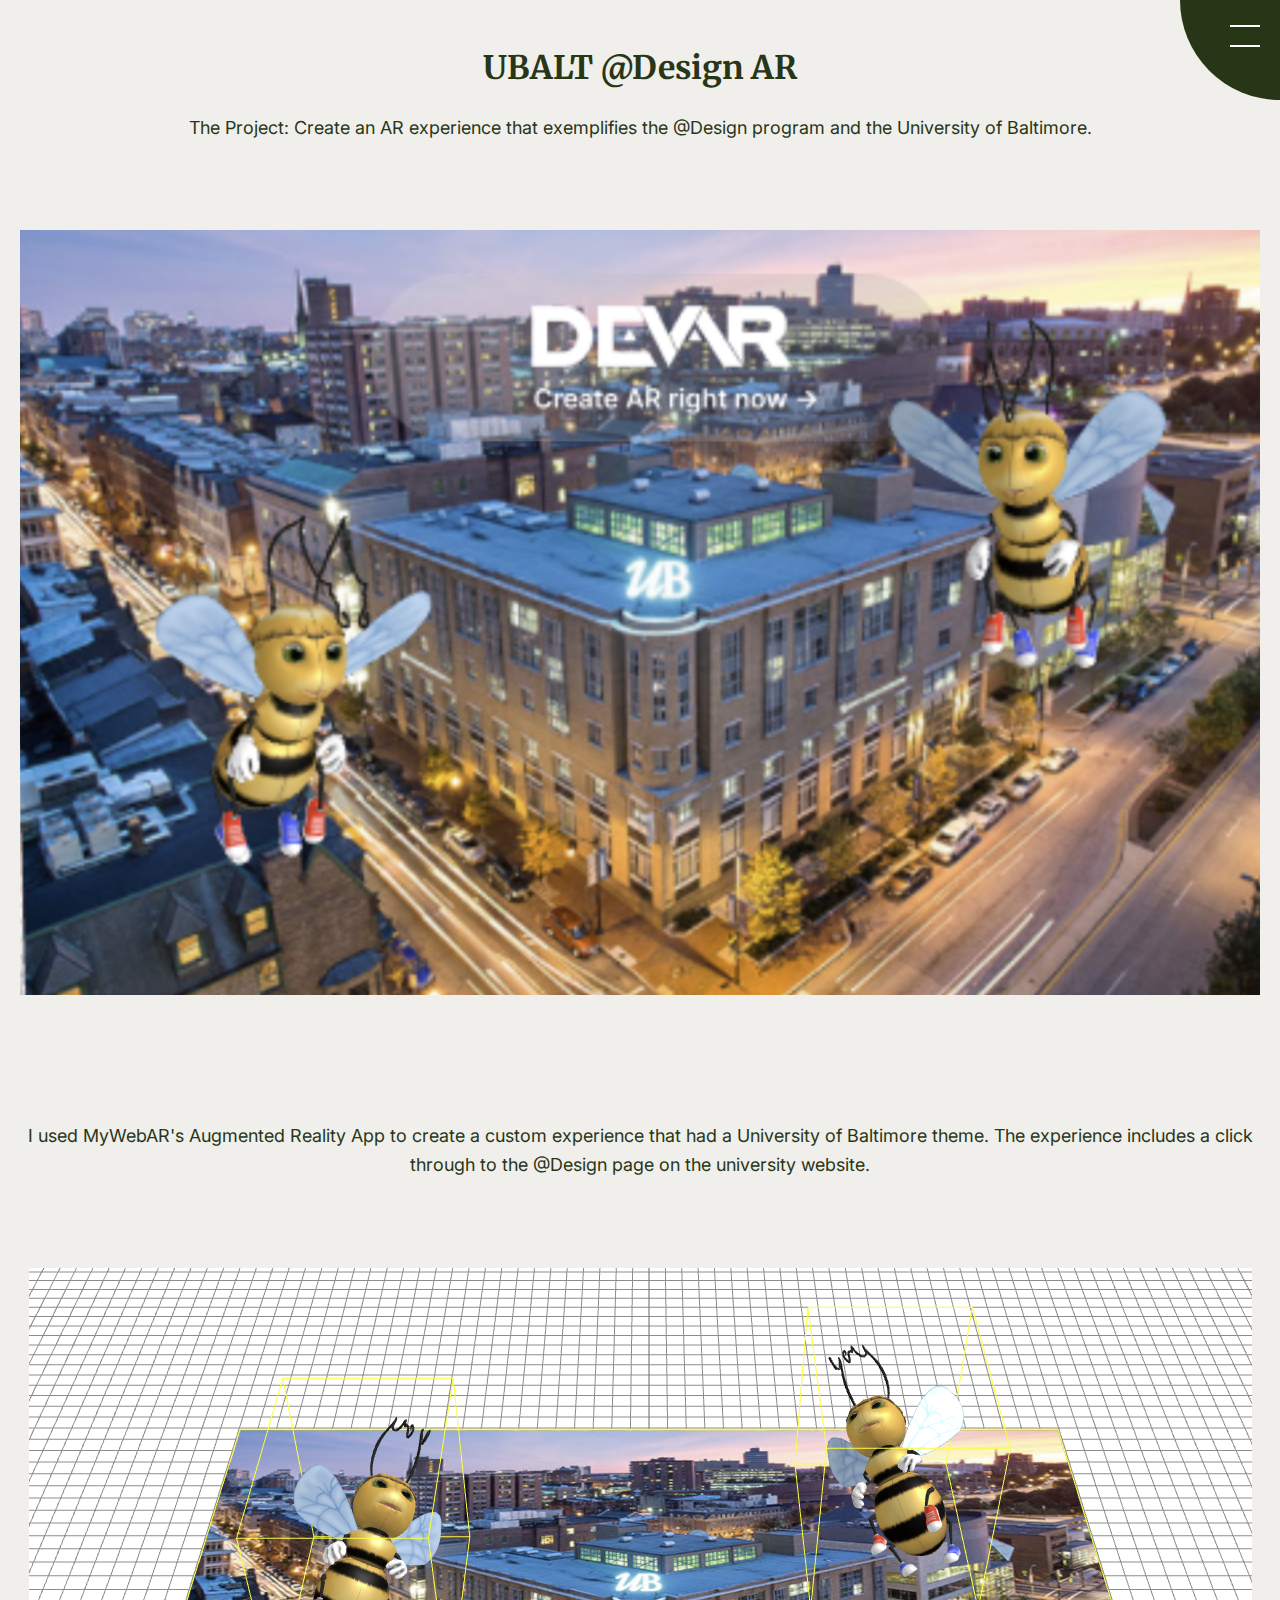
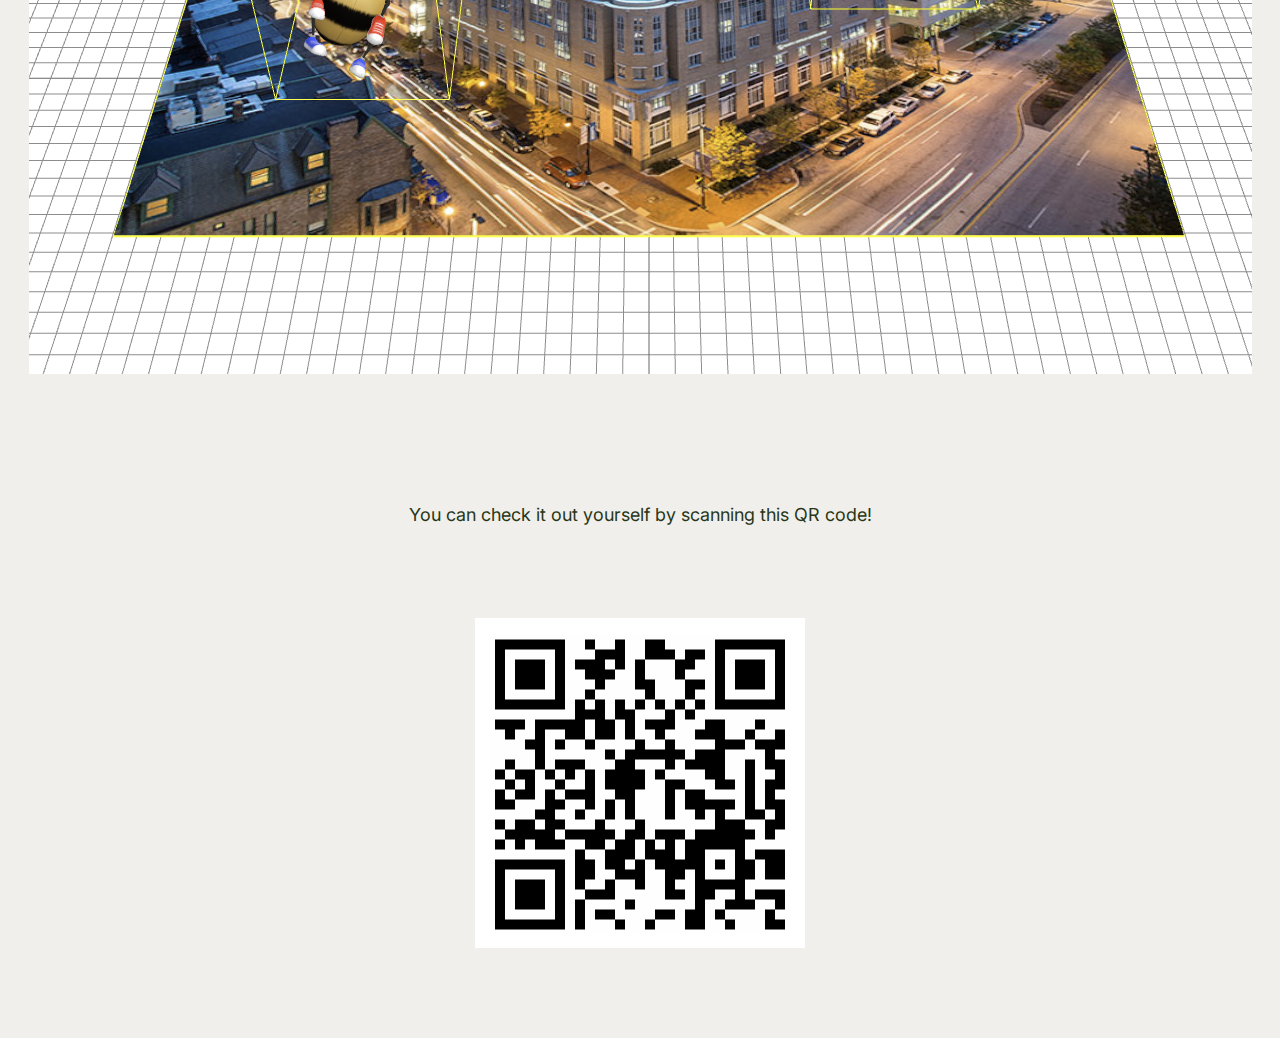
<file: DAR.html>
<!DOCTYPE html>
<html lang="en">
<head>
    <meta charset="UTF-8">
    <title>Jason's Class Portfolio</title>
    <link rel="stylesheet" href="./include/style.css">
    <meta name="viewport" content="width=device-width, initial-scale=1"> 
</head>
<body>
   <label>
      <input type="checkbox">
      <span class="menu">
        <span class="hamburger"></span>
      </span>
     <ul>
        <li><a href="index.html">Home</a></li>
        <li><a href="VUD.html">The VUD</a></li>
        <li><a href="DAR.html">@Design AR</a></li>
      </ul>
    </label>
    <div class="content-wrap">
        <section class="text-section">
            <h1>UBALT @Design AR</h1>
            <p>The Project: Create an AR experience that exemplifies the @Design program and the University of Baltimore.</p>
        </section>
        <section class="image-section">
            <img srcset="./img/webarmobile.PNG 800w, ./img/webar.PNG"
                sizes="(max-width: 800px) 800px"
                src="./img/webar.PNG" 
                alt="WebAR Screenshot">
        </section>
        <section class="text-section">
            <p>I used MyWebAR's Augmented Reality App to create a custom experience that had a University of Baltimore theme. The experience includes a click through to the @Design page on the university website.</p>
        </section>
        <section class="image-section">
            <picture>
                <source media="(max-width: 600px)" srcset="./img/webartool.PNG">
                <img src="./img/webartool.PNG" alt="MywebAR Tool View">
            </picture>
        </section>
        <section class="text-section">
            <p>You can check it out yourself by scanning this QR code!</p>
        </section>
        <section class="image-section">
            <picture>
                <source media="(max-width: 600px)" srcset="./img/ubaltdesignqr.png">
                <img src="./img/ubaltdesignqr.png" alt="MywebAR Ubalt QR Code">
            </picture>
        </section>
    </div>
</body>
</html>
</file>
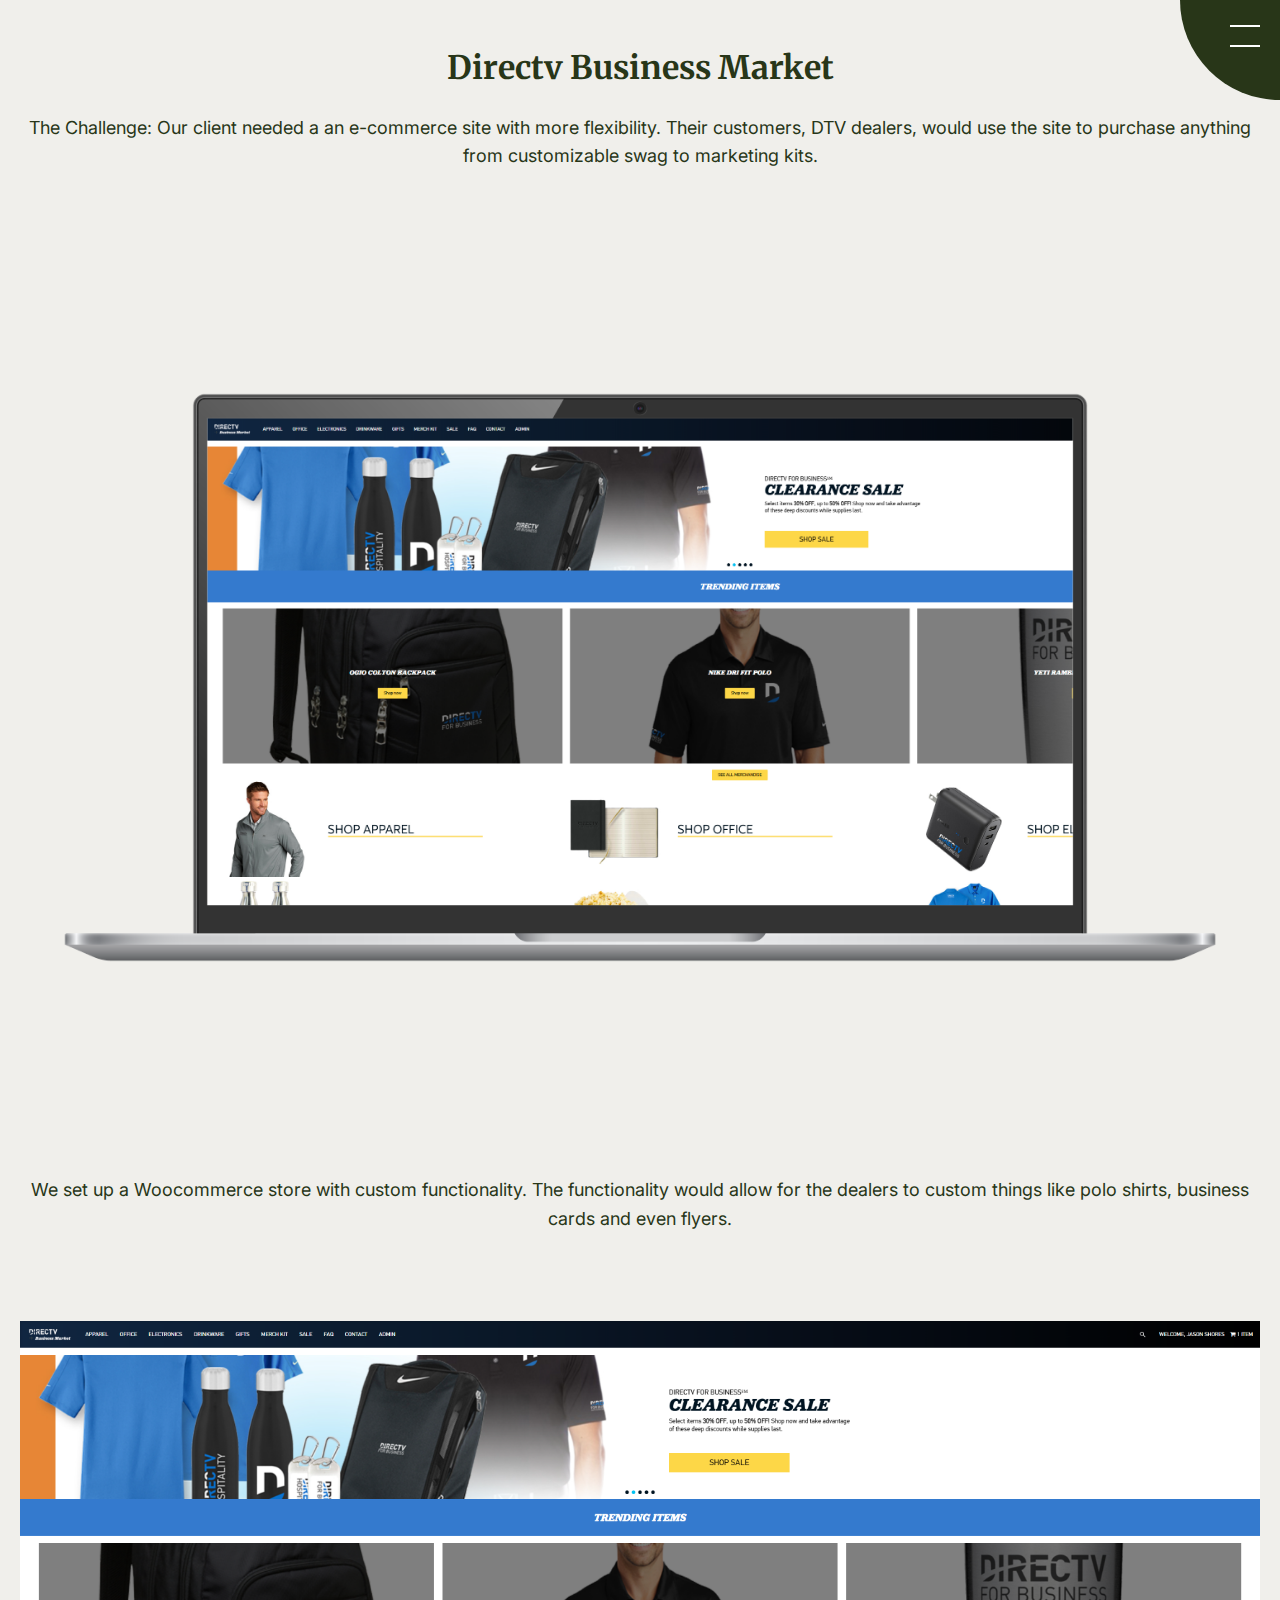
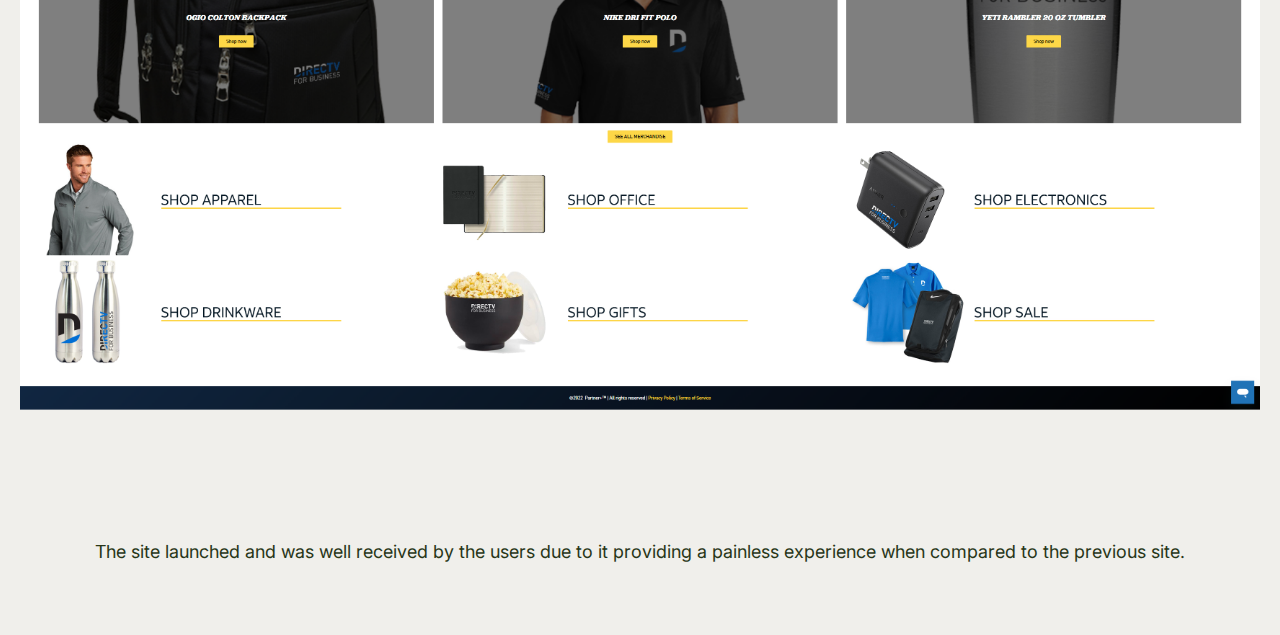
<file: DTV.html>
<!DOCTYPE html>
<html lang="en">
<head>
    <meta charset="UTF-8">
    <title>Jason's Portfolio</title>
    <link rel="stylesheet" href="./include/style.css">
</head>
<body>
   <label>
      <input type="checkbox">
      <span class="menu">
        <span class="hamburger"></span>
      </span>
      <ul>
        <li><a href="index.html">Home</a></li>
        <li><a href="OA.html">Overstreet Access</a></li>
        <li><a href="DTV.html">Directv Business Market</a></li>
      </ul>
    </label>
    <div class="content-wrap">
        <section class="text-section">
            <h1>Directv Business Market</h1>
            <p>The Challenge: Our client needed a an e-commerce site with more flexibility. Their customers, DTV dealers, would use the site to purchase anything from customizable swag to marketing kits.</p>
        </section>
        <section class="image-section">
            <picture>
                <source srcset="./img/dtvmobile.png" media="(max-width: 600px)" type="image/png">
                <source srcset="./img/dtvlarge.png" type="image/png">
                <img src="./img/dtvlarge.png" alt="DTV on laptop">
            </picture>
        </section>
        <section class="text-section">
            <p>We set up a Woocommerce store with custom functionality. The functionality would allow for the dealers to custom things like polo shirts, business cards and even flyers.</p>
        </section>
        <section class="image-section">
            <picture>
                <source media="(max-width: 600px)" srcset="./img/dtv.png">
                <img src="./img/dtv.png" alt="DTV fullscreen">
            </picture>
        </section>
        <section class="text-section">
            <p>The site launched and was well received by the users due to it providing a painless experience when compared to the previous site.</p>
        </section>
    </div>
</body>
</html>
</file>
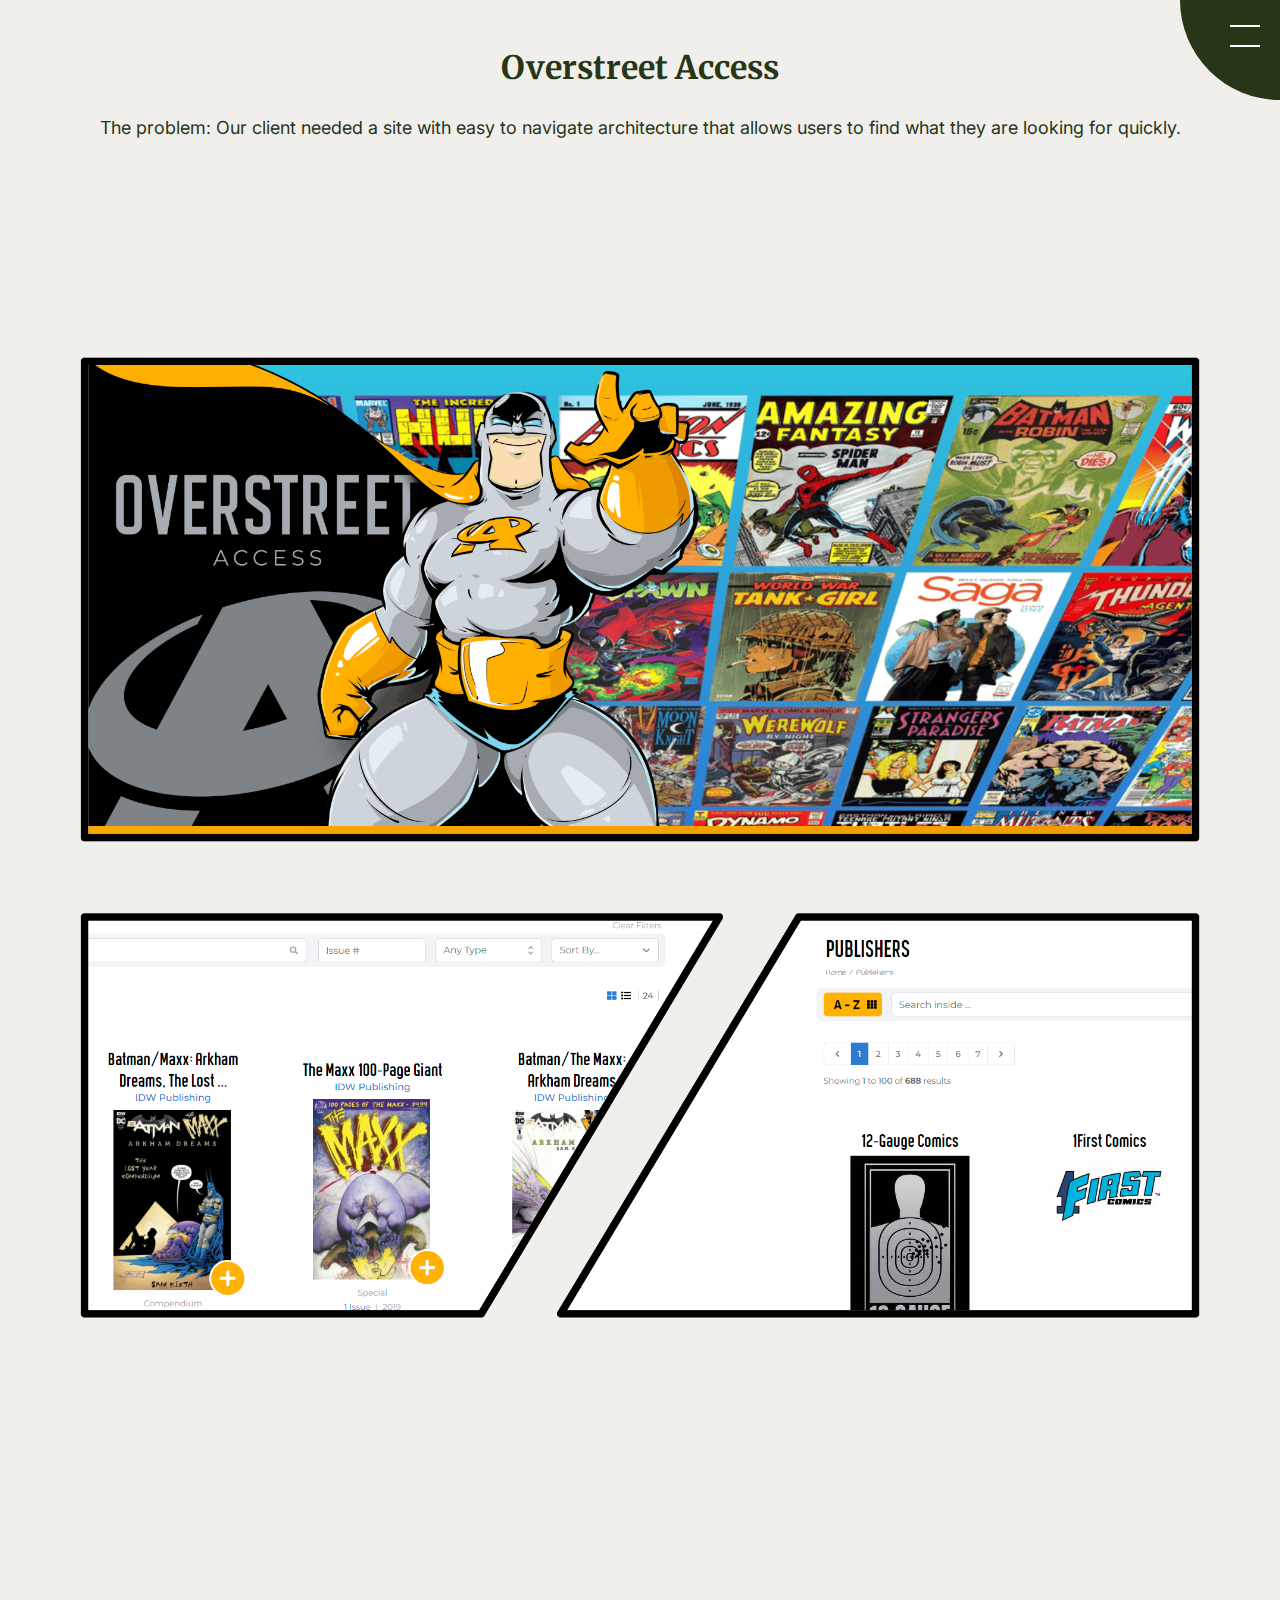
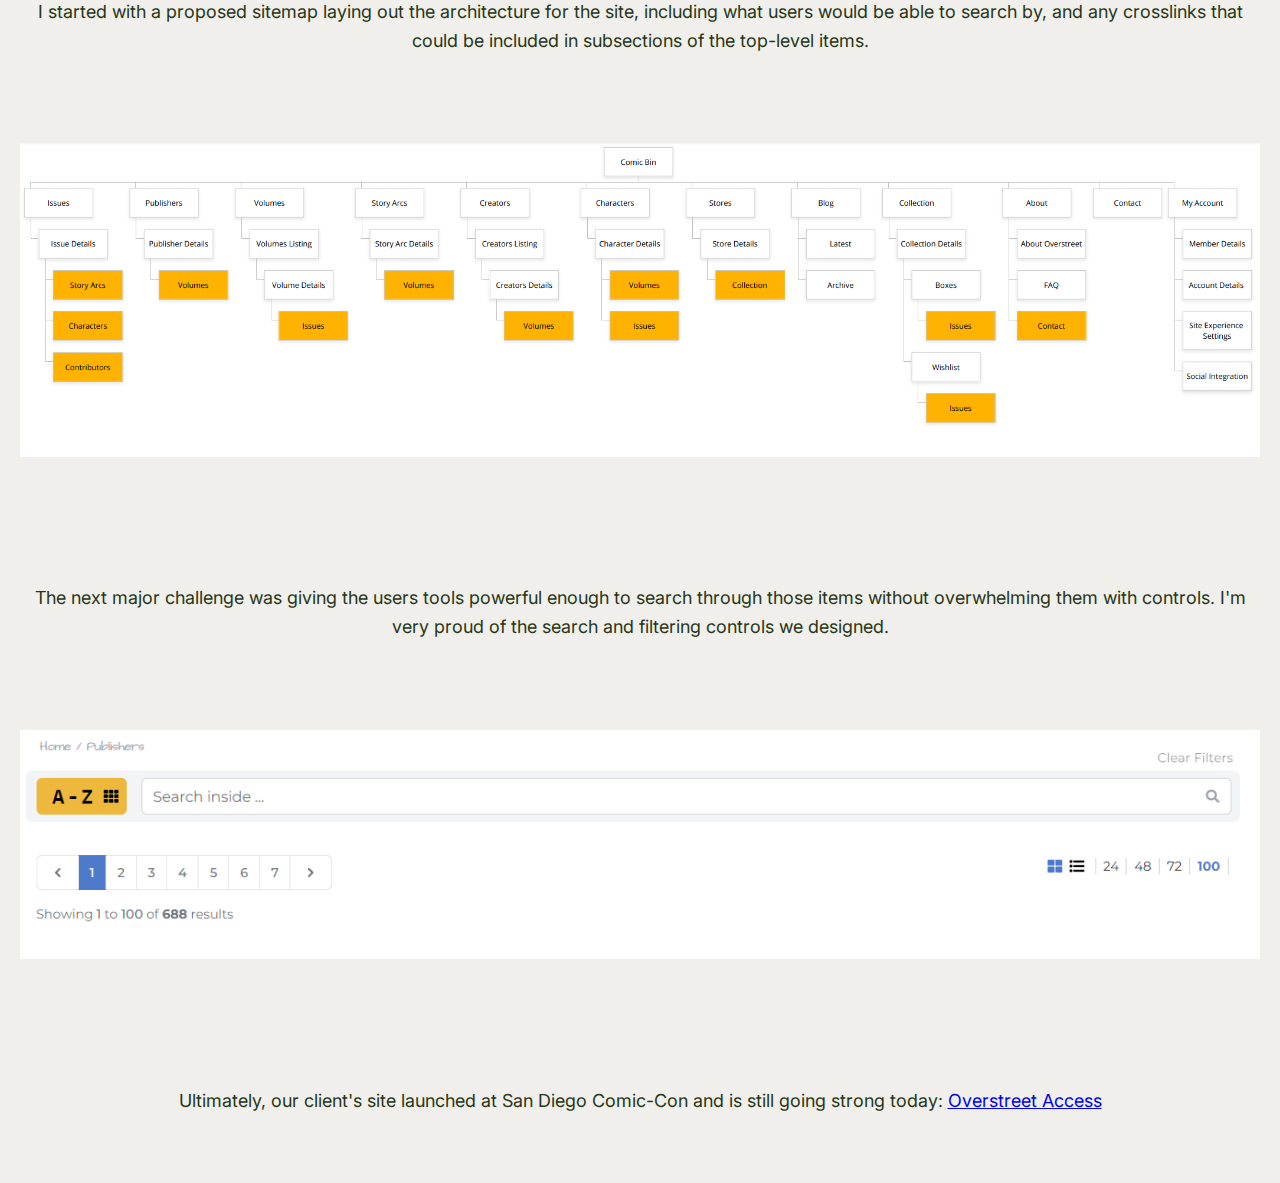
<file: OA.html>
<!DOCTYPE html>
<html lang="en">
<head>
    <meta charset="UTF-8">
    <title>Jason's Portfolio</title>
    <link rel="stylesheet" href="./include/style.css">
  
</head>
<body>
   <label>
      <input type="checkbox">
      <span class="menu">
        <span class="hamburger"></span>
      </span>
      <ul>
        <li><a href="index.html">Home</a></li>
        <li><a href="OA.html">Overstreet Access</a></li>
        <li><a href="DTV.html">Directv Business Market</a></li>
      </ul>
    </label>
    <div class="content-wrap">
        <section class="text-section">
            <h1>Overstreet Access</h1>
            <p>The problem: Our client needed a site with easy to navigate architecture that allows users to find what they are looking for quickly.</p>
        </section>
        <section class="image-section">
            <picture>
                    <source srcset="./img/oamobile2.PNG" media="(max-width: 600px)" type="image/png">
                    <source srcset="./img/oathumb.png" type="image/png">
                    <img src="./img/oathumb.png" alt="Overstreet Access Thumbnail">
            </picture>
        </section>
        <section class="text-section">
            <p>I started with a proposed sitemap laying out the architecture for the site, including what users would be able to search by, and any crosslinks that could be included in subsections of the top-level items.</p>
        </section>
        <section class="image-section">
            <picture>
                <source media="(max-width: 600px)" srcset="./img/oasitemap2.PNG">
                <img src="./img/oasitemap2.PNG" alt="Overstreet Site Map">
            </picture>
        </section>
        <section class="text-section">
            <p>The next major challenge was giving the users tools powerful enough to search through those items without overwhelming them with controls. I'm very proud of the search and filtering controls we designed.</p>
        </section>
        <section class="image-section">
            <picture>
                <source media="(max-width: 600px)" srcset="./img/oamenu2.PNG">
                <img src="./img/oamenu2.PNG" alt="Overstreet Menu">
            </picture>
        </section>
        <section class="text-section">
            <p>Ultimately, our client's site launched at San Diego Comic-Con and is still going strong today: <a href="https://www.overstreetaccess.com/" target="_blank" rel="noopener noreferrer">Overstreet Access</a></p>
        </section>
    </div>
</body>
</html>
</file>
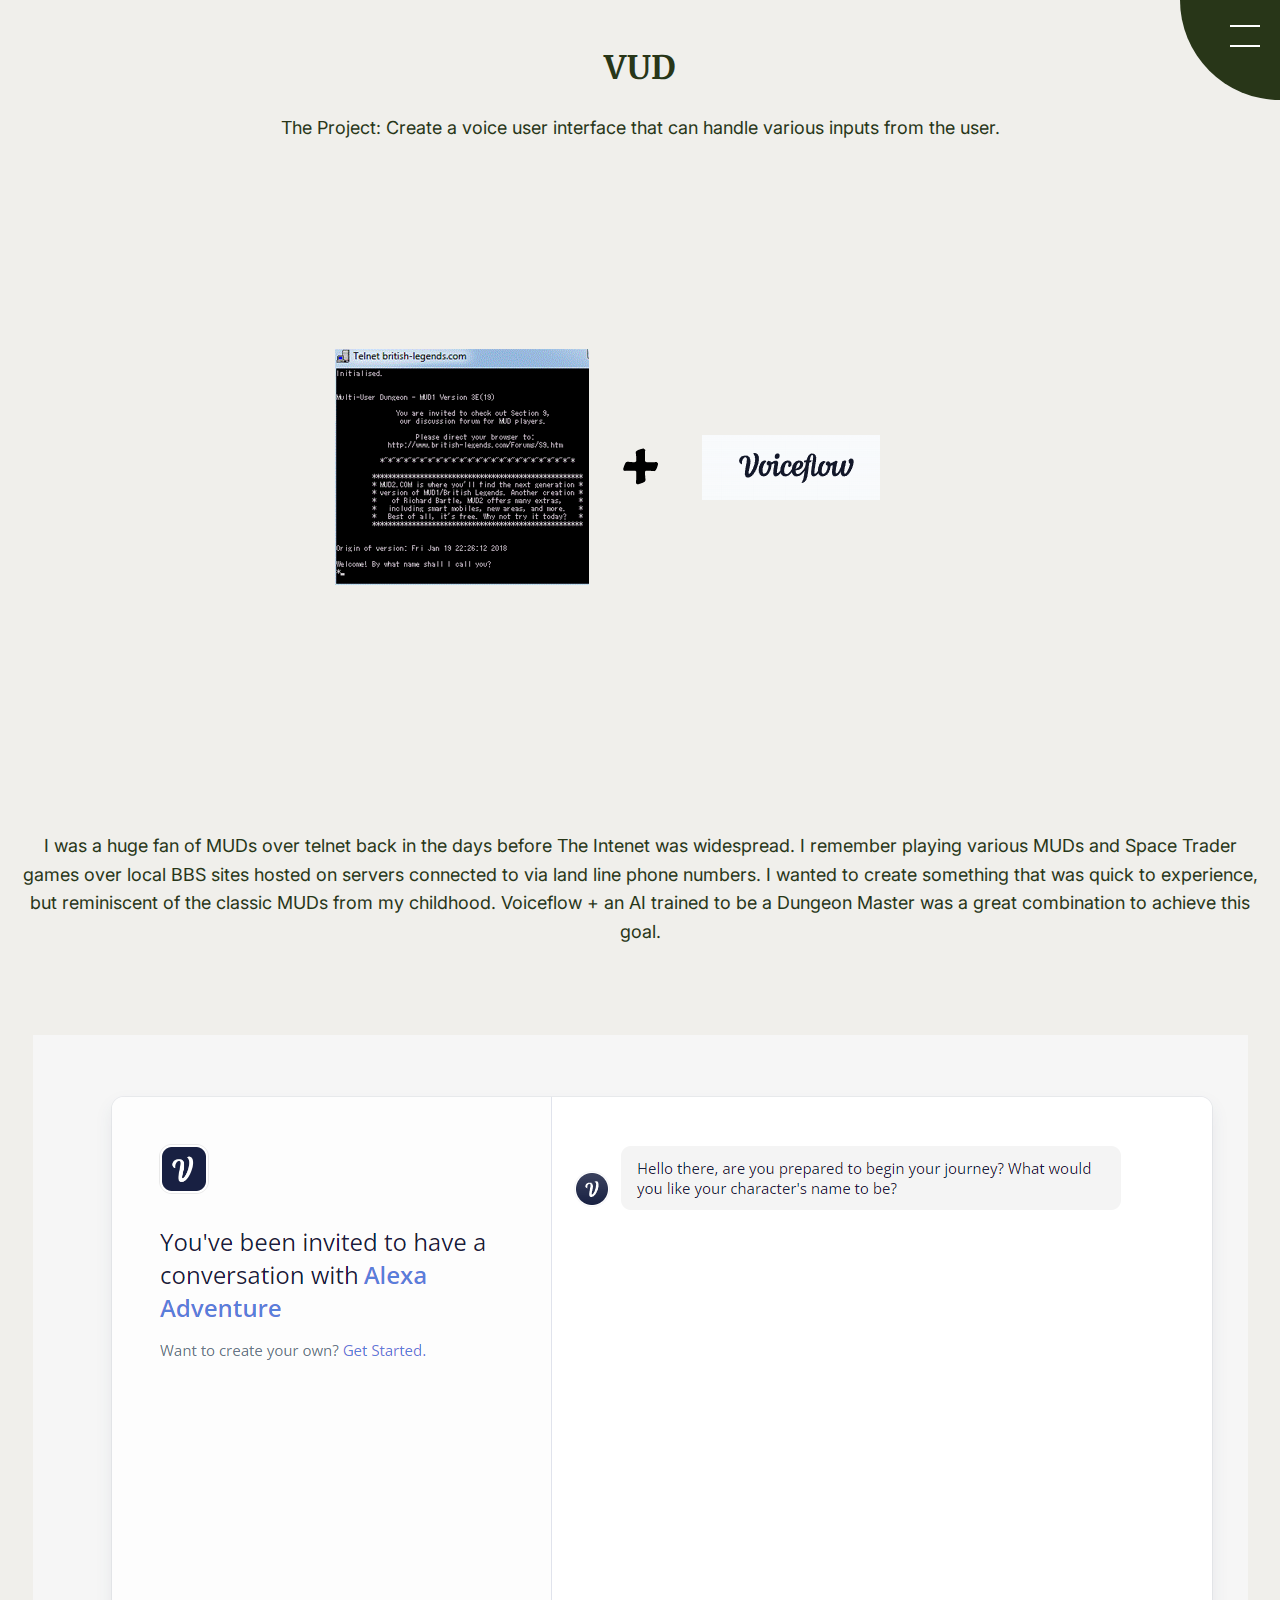
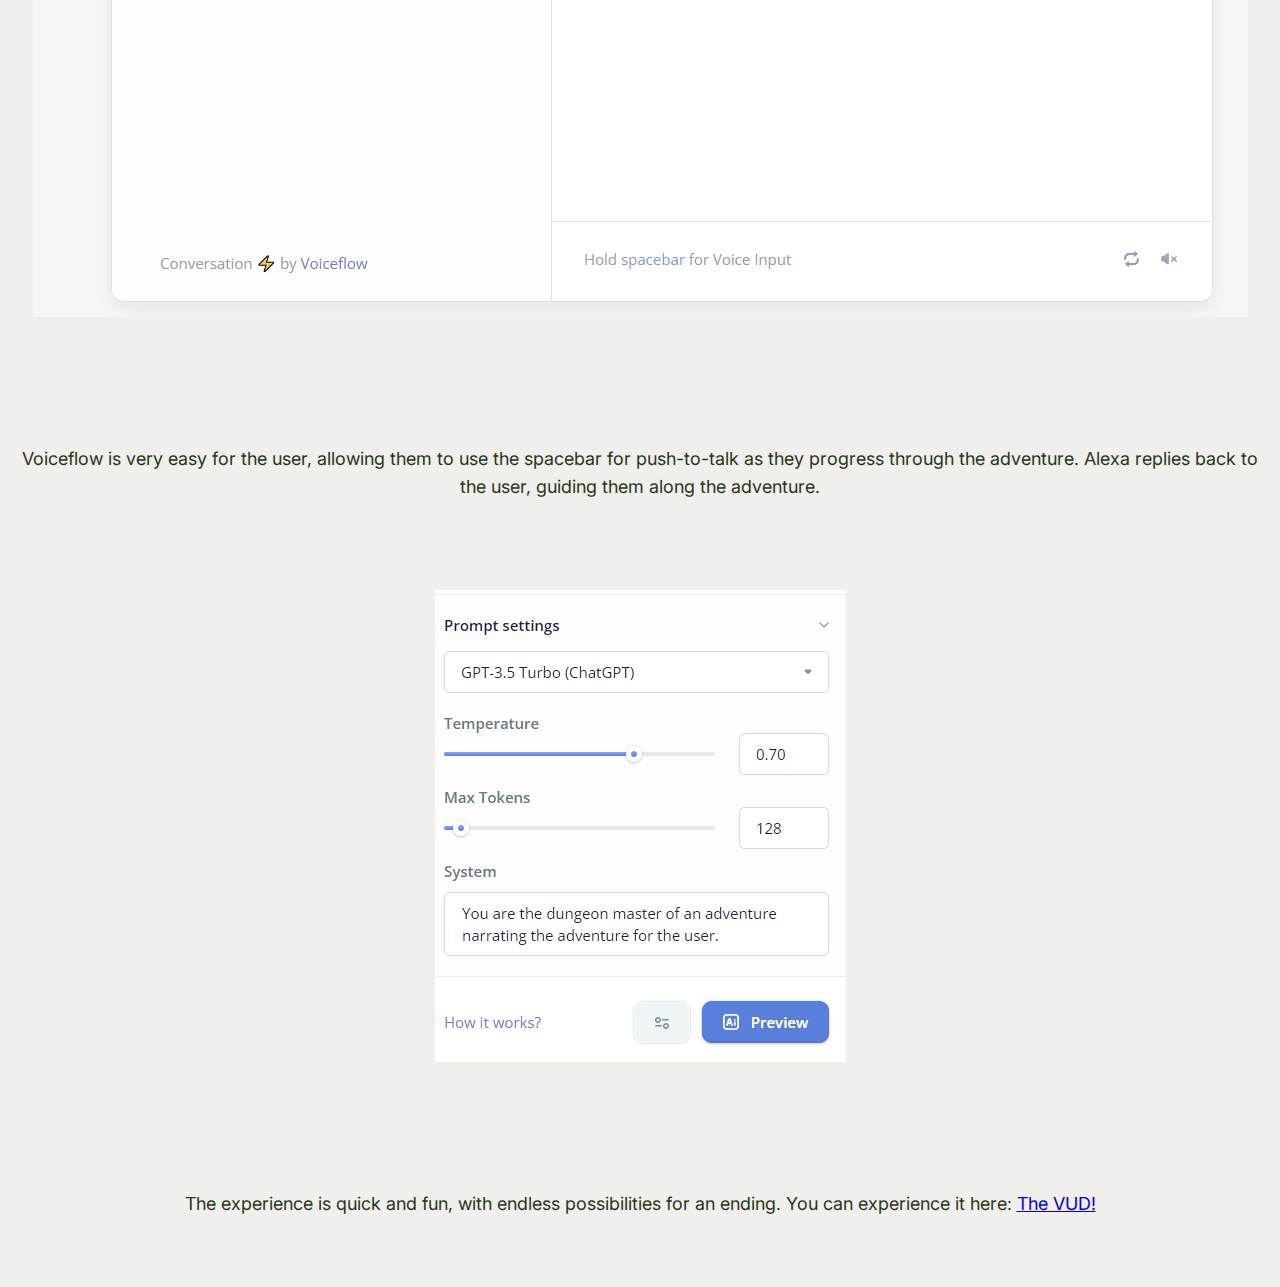
<file: VUD.html>
<!DOCTYPE html>
<html lang="en">
<head>
    <meta charset="UTF-8">
    <title>Jason's Class Portfolio</title>
    <link rel="stylesheet" href="./include/style.css">
    <meta name="viewport" content="width=device-width, initial-scale=1"> 
</head>
<body>
   <label>
      <input type="checkbox">
      <span class="menu">
        <span class="hamburger"></span>
      </span>
      <ul>
        <li><a href="index.html">Home</a></li>
        <li><a href="VUD.html">The VUD</a></li>
        <li><a href="DAR.html">@Design AR</a></li>
      </ul>
    </label>
    <div class="content-wrap">
        <section class="text-section">
            <h1>VUD</h1>
            <p>The Project: Create a voice user interface that can handle various inputs from the user.</p>
        </section>
        <section class="image-section">
            <img srcset="./img/vflowmobile.png 800w, ./img/mudvflow.png"
                sizes="(max-width: 800px) 800px"
                src="./img/mudvflow.png" 
                alt="Mud plus Voiceflow">
        </section>
        <section class="text-section">
            <p>I was a huge fan of MUDs over telnet back in the days before The Intenet was widespread. I remember playing various MUDs and Space Trader games over local BBS sites hosted on servers connected to via land line phone numbers. I wanted to create something that was quick to experience, but reminiscent of the classic MUDs from my childhood. Voiceflow + an AI trained to be a Dungeon Master was a great combination to achieve this goal.</p>
        </section>
        <section class="image-section">
            <picture>
                <source media="(max-width: 600px)" srcset="./img/vflowui.PNG">
                <img src="./img/vflowui.PNG" alt="Voiceflow UI">
            </picture>
        </section>
        <section class="text-section">
            <p>Voiceflow is very easy for the user, allowing them to use the spacebar for push-to-talk as they progress through the adventure. Alexa replies back to the user, guiding them along the adventure.</p>
        </section>
        <section class="image-section">
            <picture>
                <source media="(max-width: 600px)" srcset="./img/aitoggle.PNG">
                <img src="./img/aitoggle.PNG" alt="AI Controls Menu">
            </picture>
        </section>
        <section class="text-section">
            <p>The experience is quick and fun, with endless possibilities for an ending. You can experience it here: <a href="https://creator.voiceflow.com/prototype/65401cfad63ecb8c9d7201de" target="_blank" rel="noopener noreferrer">The VUD!</a></p>
        </section>
    </div>
</body>
</html>
</file>
<file: include/style.css>
@import url('https://fonts.googleapis.com/css2?family=Inter&family=Merriweather&display=swap');
/* Hamburger Menu Source: https://codepen.io/alvarotrigo/pen/ExwgbZv */
*, *:before, *:after {
  box-sizing: border-box;
}

html {
  font-size: 18px;
}

body {
  color: #283618;
  font-size: 1.2em;
  line-height: 1.6;
  background: #F0EFEB;
  overflow-x: hidden;
  font-family: 'Inter', sans-serif;
  display: flex;
  flex-direction: column;
  align-items: center;
  min-height: 100vh;
  margin: 0;
  padding: 0;
}

label .menu {
  position: absolute;
  right: -100px;
  top: -100px;
  z-index: 100;
  width: 200px;
  height: 200px;
  background: #283618;
  border-radius: 50%;
  transition: .5s ease-in-out;
  box-shadow: 0 0 0 0 #B7B7A4, 0 0 0 0 #B7B7A4;
  cursor: pointer;
}

label .hamburger {
  position: absolute;
  top: 135px;
  left: 50px;
  width: 30px;
  height: 2px;
  background: #283618;
  transform-origin: center;
  transition: .5s ease-in-out;
}

label {
  background: #fff;
}

label .hamburger:after, label .hamburger:before {
  transition: .5s ease-in-out;
  content: "";
  position: absolute;
  width: 100%;
  height: 100%;
  background: #fff;
}

label .hamburger:before { top: -10px; }
label .hamburger:after { bottom: -10px; }

label input { display: none; }

label input:checked + .menu {
  box-shadow: 0 0 0 100vw #283618, 0 0 0 100vh #283618;
  border-radius: 0;
}

label input:checked + .menu .hamburger {
  transform: rotate(45deg);
}

label input:checked + .menu .hamburger:after {
  transform: rotate(90deg);
  bottom: 0;
}

label input:checked + .menu .hamburger:before {
  transform: rotate(90deg);
  top: 0;
}

label input:checked + .menu + ul { opacity: 1; }

label ul {
  z-index: 200;
  position: absolute;
  top: 50%;
  left: 50%;
  transform: translate(-50%, -50%);
  opacity: 0;
  transition: .25s 0s ease-in-out;
}

label a {
  margin-bottom: 1em;
  display: block;
  color: #B7B7A4;
  text-decoration: none;
}

.herocard {
  width: 80%;
  margin-top: 20px;
  margin-bottom: 40px;
  padding: 15px;
  box-sizing: border-box;
  background: #D4D4D4;
  border-radius: 25px;
  text-align: center;
}

.herocard p span:first-child {
  font-size: 3vw;
}

.heroloc, .card-text {
  font-size: 2vw;
  margin: 10px 0;
  font-family: 'Merriweather', serif;
}

.newcard {
  width: 80%;
  margin-bottom: 40px;
  padding: 15px;
  box-sizing: border-box;
  background: #D4D4D4;
  border-radius: 25px;
  text-align: center;
}

.card-container {
  display: flex;
  align-items: center;
  justify-content: space-between;
  width: 100%;
}

.card-image {
  width: 30%;
  margin-left: 100px;
}

.card-image img, .card-image picture {
  width: 100%;
  border-radius: 10px;
}

.card-text {
  width: 65%;
  margin-left: 5%; 
  text-align: center; /* this will center the text within card-text */
}


.text-section,
.image-section {
  padding: 20px;
  text-align: center;
  margin-bottom: 30px;
  }

.text-section h1 {
  font-family: 'Merriweather', serif;
  font-size: 1.5em;
  margin-bottom: 20px;
  }

.text-section p {
  font-size: 18px;
  line-height: 1.6;
  }

.image-section img {
  max-width: 100%;
  height: auto;
  margin-bottom: 30px;
  }     

@media screen and (max-width: 600px) {
  .herocard p span:first-child, .heroloc, .card-text {
    font-size: 16px;
  }
  .card-image {
    width: 45%;
  }
  .card-text {
    width: 50%;
    margin-left: 5%;
  }
  .herocard, .newcard {
    width: 90%;
  }

  .text-section p {
    font-size: 16px;
  }

  .text-section h1 {
    font-size: 1.3em;
  }
}

@media screen and (min-width: 1200px) {
  .herocard p span:first-child, .heroloc, .card-text {
    font-size: 24px;
  }
}
</file>
